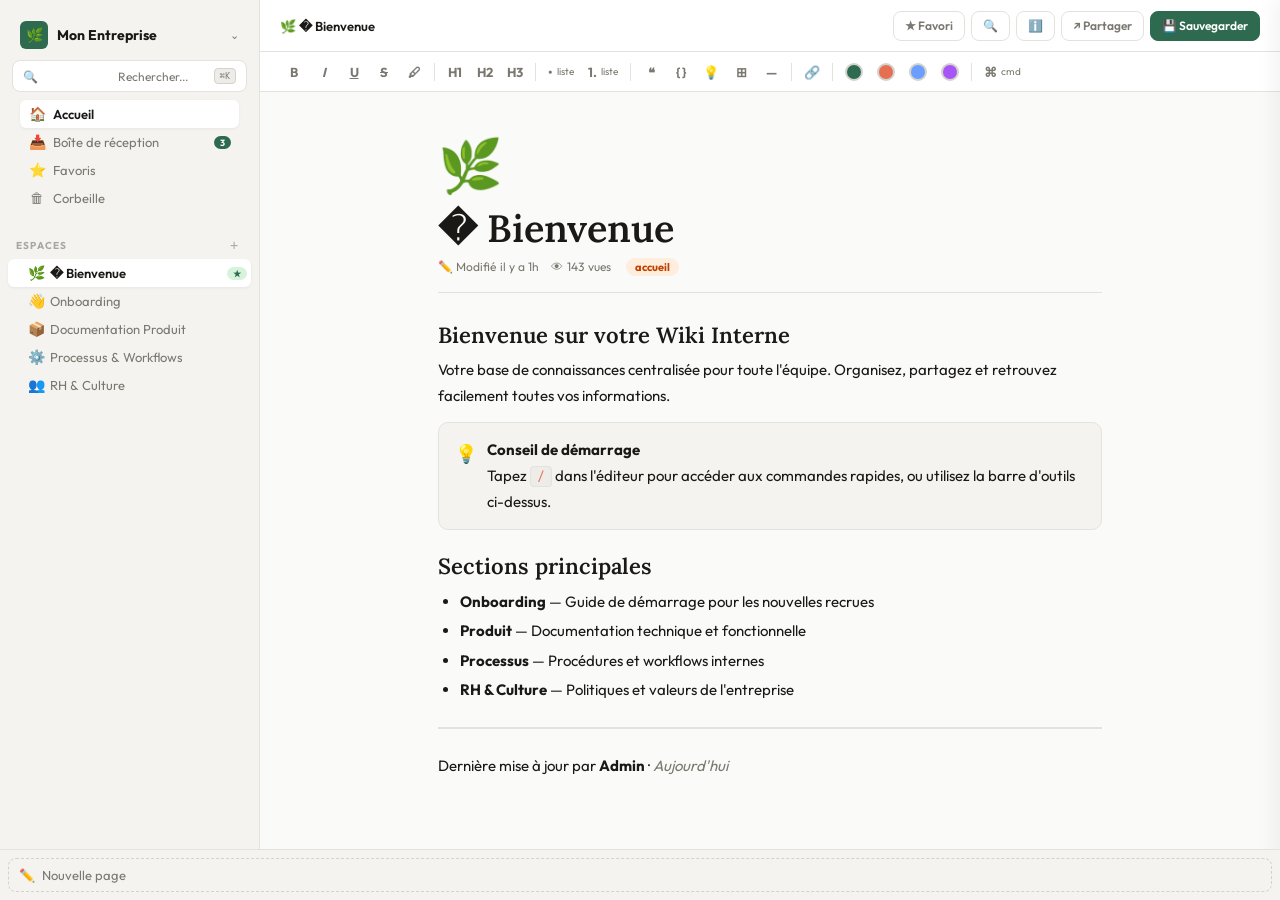
<file: index.html>
﻿<!DOCTYPE html>
<html lang="fr">
<head>
<meta charset="UTF-8">
<meta name="viewport" content="width=device-width,initial-scale=1,maximum-scale=1">
<title>Notion — Wiki Interne</title>
<link rel="icon" href="favicon.svg" type="image/svg+xml">
<link href="https://fonts.googleapis.com/css2?family=Lora:ital,wght@0,400;0,500;0,600;1,400;1,500&family=DM+Mono:wght@400;500&family=Outfit:wght@300;400;500;600;700&display=swap" rel="stylesheet">
<link rel="stylesheet" href="style.css">
</head>
<body>

<div id="app">

<!-- ══════ SIDEBAR ══════ -->
<div id="sidebar">
  <div class="sidebar-top">
    <div class="ws-header" onclick="toast('Paramètres de l\'espace de travail')">
      <div class="ws-logo">🌿</div>
      <span class="ws-name">Mon Entreprise</span>
      <span class="ws-chevron">⌄</span>
    </div>
    <div class="sidebar-search" onclick="openSearch()">
      <span>🔍</span>
      <span>Rechercher...</span>
      <kbd>⌘K</kbd>
    </div>
    <div class="sidebar-nav">
      <div class="nav-item active" onclick="setNav(this,'home')"><span class="nav-ico">🏠</span>Accueil</div>
      <div class="nav-item" onclick="setNav(this,'inbox')"><span class="nav-ico">📥</span>Boîte de réception <span style="margin-left:auto;background:var(--accent);color:#fff;font-size:9px;padding:1px 6px;border-radius:100px;font-weight:700">3</span></div>
      <div class="nav-item" onclick="setNav(this,'favorites')"><span class="nav-ico">⭐</span>Favoris</div>
      <div class="nav-item" onclick="setNav(this,'trash')"><span class="nav-ico">🗑</span>Corbeille</div>
    </div>
  </div>

  <div class="sidebar-section" id="treeContainer">
    <div class="sec-label">
      Espaces
      <button class="sec-label-btn" onclick="newPage(null)" title="Nouvelle page">+</button>
    </div>
    <div id="treeRoot"></div>
  </div>

  <div class="sidebar-bottom">
    <button class="new-page-btn" onclick="newPage(null)">
      <span>✏️</span> Nouvelle page
    </button>
  </div>
</div>

<!-- ══════ MAIN ══════ -->
<div id="main">

  <!-- Header -->
  <div id="header">
    <button id="mobileHeaderToggle" onclick="toggleMobileSidebar()" title="Menu">☰</button>
    <div class="breadcrumb" id="breadcrumb">
      <span class="bc-item" onclick="loadPage('home')">🏠 Accueil</span>
    </div>
    <div class="header-actions">
      <button class="hbtn" onclick="toggleFav()" id="favBtn" title="Ajouter aux favoris">☆ Favori</button>
      <button class="hbtn hbtn-icon" onclick="openSearch()" title="Rechercher">🔍</button>
      <button class="hbtn hbtn-icon" onclick="openRightPanel()" title="Info page">ℹ️</button>
      <button class="hbtn" onclick="shareDoc()">↗ Partager</button>
      <button class="hbtn primary" onclick="saveDoc()">💾 Sauvegarder</button>
    </div>
  </div>

  <!-- Toolbar -->
  <div id="toolbar">
    <button class="tbtn" onclick="fmt('bold')" id="tbBold" title="Gras"><b>B</b></button>
    <button class="tbtn" onclick="fmt('italic')" id="tbItalic" title="Italique"><i>I</i></button>
    <button class="tbtn" onclick="fmt('underline')" id="tbUnder" title="Souligné"><u>U</u></button>
    <button class="tbtn" onclick="fmt('strikeThrough')" title="Barré"><s>S</s></button>
    <button class="tbtn" onclick="fmtHighlight()" title="Surligner">🖊</button>
    <div class="tb-sep"></div>
    <button class="tbtn" onclick="fmtBlock('h1')" title="Titre 1"><b>H1</b></button>
    <button class="tbtn" onclick="fmtBlock('h2')" title="Titre 2"><b>H2</b></button>
    <button class="tbtn" onclick="fmtBlock('h3')" title="Titre 3"><b>H3</b></button>
    <div class="tb-sep"></div>
    <button class="tbtn" onclick="fmt('insertUnorderedList')" title="Liste">• <small>liste</small></button>
    <button class="tbtn" onclick="fmt('insertOrderedList')" title="Liste numérotée">1. <small>liste</small></button>
    <div class="tb-sep"></div>
    <button class="tbtn" onclick="insertQuote()" title="Citation">❝</button>
    <button class="tbtn" onclick="insertCode()" title="Code">{ }</button>
    <button class="tbtn" onclick="insertCallout()" title="Encadré">💡</button>
    <button class="tbtn" onclick="insertTable()" title="Tableau">⊞</button>
    <button class="tbtn" onclick="insertHR()" title="Séparateur">—</button>
    <div class="tb-sep"></div>
    <button class="tbtn" onclick="insertLink()" title="Lien">🔗</button>
    <div class="tb-sep"></div>
    <button class="tbtn" onclick="fmtColor('#2d6a4f')" title="Vert"><span class="tbtn-color" style="background:#2d6a4f"></span></button>
    <button class="tbtn" onclick="fmtColor('#e76f51')" title="Orange"><span class="tbtn-color" style="background:#e76f51"></span></button>
    <button class="tbtn" onclick="fmtColor('#6b9fff')" title="Bleu"><span class="tbtn-color" style="background:#6b9fff"></span></button>
    <button class="tbtn" onclick="fmtColor('#a855f7')" title="Violet"><span class="tbtn-color" style="background:#a855f7"></span></button>
    <div class="tb-sep"></div>
    <button class="tbtn" onclick="openCmdPalette()" title="Commandes ⌘P">⌘ <small>cmd</small></button>
  </div>

  <!-- Content -->
  <div id="contentWrap">
    <div id="content">
      <div class="page-emoji" id="pageEmoji" onclick="openEmojiPicker(event)" title="Changer l'emoji">📄</div>
      <div class="page-title" id="pageTitle" contenteditable="true" data-placeholder="Titre sans titre..."></div>
      <div class="page-meta" id="pageMeta">
        <span>✏️ Modifié <span id="metaDate">il y a 2 min</span></span>
        <span>👁 <span id="metaViews">0</span> vues</span>
        <span id="metaTags"></span>
      </div>
      <div class="page-divider"></div>
      <div id="editor" contenteditable="true" spellcheck="false"></div>
    </div>
  </div>
</div>

<!-- RIGHT PANEL -->
<div id="rightPanel">
  <div class="rp-header">
    <span class="rp-title">ℹ️ Informations</span>
    <button class="rp-close" onclick="closeRightPanel()">✕</button>
  </div>
  <div class="rp-body">
    <div class="rp-section">
      <div class="rp-label">Métadonnées</div>
      <div class="rp-row"><span class="rp-key">Créé le</span><span class="rp-val" id="rpCreated">—</span></div>
      <div class="rp-row"><span class="rp-key">Modifié</span><span class="rp-val" id="rpModified">—</span></div>
      <div class="rp-row"><span class="rp-key">Mots</span><span class="rp-val" id="rpWords">0</span></div>
      <div class="rp-row"><span class="rp-key">Lecture</span><span class="rp-val" id="rpRead">< 1 min</span></div>
    </div>
    <div class="rp-section">
      <div class="rp-label">Tags</div>
      <div class="tag-input-row" id="rpTagsDisplay"></div>
      <div class="tag-add">
        <input id="rpTagInput" placeholder="Ajouter un tag..." onkeydown="if(event.key==='Enter')addTagFromPanel()">
        <button onclick="addTagFromPanel()">+</button>
      </div>
    </div>
    <div class="rp-section">
      <div class="rp-label">Statut</div>
      <select id="rpStatus" style="width:100%;background:var(--surface2);border:1px solid var(--border);border-radius:6px;padding:6px 8px;font-size:13px;font-family:'Outfit',sans-serif;outline:none;color:var(--text)" onchange="saveDoc()">
        <option value="draft">📝 Brouillon</option>
        <option value="review">👀 En révision</option>
        <option value="published">✅ Publié</option>
        <option value="archived">📦 Archivé</option>
      </select>
    </div>
    <div class="rp-section">
      <div class="rp-label">Partager</div>
      <button class="hbtn" style="width:100%;justify-content:center" onclick="shareDoc()">↗ Copier le lien</button>
    </div>
  </div>
</div>

<!-- COMMAND PALETTE -->
<div id="cmdPalette" onclick="if(event.target===this)closeCmdPalette()">
  <div id="cmdBox">
    <input id="cmdInput" placeholder="Rechercher une commande ou une page..." oninput="filterCmd(this.value)" onkeydown="cmdKey(event)">
    <div id="cmdResults"></div>
    <div class="cmd-footer">
      <span><kbd>↑↓</kbd> naviguer</span>
      <span><kbd>↵</kbd> sélectionner</span>
      <span><kbd>Esc</kbd> fermer</span>
    </div>
  </div>
</div>

<!-- SEARCH OVERLAY -->
<div id="searchOverlay" onclick="if(event.target===this)closeSearch()">
  <div id="searchBox">
    <input id="searchInput" placeholder="Rechercher dans toutes les pages..." oninput="doSearch(this.value)" onkeydown="if(event.key==='Escape')closeSearch()">
    <div id="searchResults"><div class="sr-empty">Commencez à taper pour rechercher...</div></div>
  </div>
</div>

<!-- EMOJI PICKER -->
<div id="emojiPicker"></div>

<!-- CONTEXT MENU -->
<div id="ctxMenu">
  <div class="ctx-item" onclick="ctxAction('rename')">✏️ Renommer</div>
  <div class="ctx-item" onclick="ctxAction('duplicate')">⧉ Dupliquer</div>
  <div class="ctx-item" onclick="ctxAction('favorite')">⭐ Ajouter aux favoris</div>
  <div class="ctx-item" onclick="ctxAction('newchild')">➕ Sous-page</div>
  <div class="ctx-sep"></div>
  <div class="ctx-item" onclick="ctxAction('copylink')">🔗 Copier le lien</div>
  <div class="ctx-sep"></div>
  <div class="ctx-item danger" onclick="ctxAction('delete')">🗑 Supprimer</div>
</div>

<!-- MOBILE TOGGLE -->
<button id="mobileToggle" onclick="toggleMobileSidebar()">☰</button>
<div id="mobileOverlay" onclick="closeMobileSidebar()"></div>

<!-- TOAST -->
<div id="toast"></div>

<script src="script.js"></script>
</body>
</html>
</file>
<file: style.css>
*,*::before,*::after{box-sizing:border-box;margin:0;padding:0}
:root{
  --bg:#fafaf8;--surface:#ffffff;--surface2:#f4f3ef;--surface3:#eeece8;
  --border:#e4e2dc;--border2:#d4d2cc;
  --text:#1a1916;--muted:#7a7870;--muted2:#a8a69e;
  --accent:#2d6a4f;--accent-light:#d8f3dc;--accent2:#e76f51;
  --tag1:#ffeedd;--tag1t:#c04000;
  --tag2:#ddf0ff;--tag2t:#005580;
  --tag3:#f0ddff;--tag3t:#6600aa;
  --tag4:#ddffee;--tag4t:#006633;
  --sidebar:260px;--header:52px;
  --r:8px;
}
html,body{height:100%;overflow:hidden;font-family:'Outfit',sans-serif;background:var(--bg);color:var(--text)}
body{min-height:100vh}
#app{display:flex;height:100%;overflow:hidden;min-height:100vh}
::-webkit-scrollbar{width:5px;height:5px}
::-webkit-scrollbar-thumb{background:var(--border2);border-radius:3px}

/* ━━━ LAYOUT ━━━ */
#app{display:flex;height:100%;overflow:hidden}

/* ━━━ SIDEBAR ━━━ */
#sidebar{
  width:var(--sidebar);background:var(--surface2);
  border-right:1px solid var(--border);
  display:flex;flex-direction:column;flex-shrink:0;
  transition:transform .25s cubic-bezier(.4,0,.2,1),width .2s;
  z-index:100;overflow:hidden;
}
.sidebar-top{padding:14px 12px 10px;flex-shrink:0}
.ws-header{display:flex;align-items:center;gap:9px;padding:7px 8px;border-radius:var(--r);cursor:pointer;transition:background .12s;margin-bottom:4px}
.ws-header:hover{background:var(--surface3)}
.ws-logo{width:28px;height:28px;background:var(--accent);border-radius:6px;display:flex;align-items:center;justify-content:center;font-size:14px;flex-shrink:0}
.ws-name{font-size:14px;font-weight:700;flex:1;white-space:nowrap;overflow:hidden;text-overflow:ellipsis}
.ws-chevron{font-size:11px;color:var(--muted);transition:transform .15s}

.sidebar-search{display:flex;align-items:center;gap:7px;background:var(--surface);border:1px solid var(--border);border-radius:var(--r);padding:7px 10px;cursor:pointer;transition:all .12s;margin-bottom:8px}
.sidebar-search:hover{border-color:var(--border2);box-shadow:0 1px 4px rgba(0,0,0,.06)}
.sidebar-search span{font-size:12px;color:var(--muted);flex:1}
.sidebar-search kbd{font-family:'DM Mono',monospace;font-size:9px;background:var(--surface3);border:1px solid var(--border2);border-radius:4px;padding:1px 5px;color:var(--muted)}

.sidebar-nav{padding:0 8px;margin-bottom:4px}
.nav-item{display:flex;align-items:center;gap:7px;padding:5px 8px;border-radius:6px;cursor:pointer;font-size:13px;color:var(--muted);transition:all .12s;user-select:none}
.nav-item:hover{background:var(--surface3);color:var(--text)}
.nav-item.active{background:var(--surface);color:var(--text);font-weight:600;box-shadow:0 1px 3px rgba(0,0,0,.06)}
.nav-ico{font-size:14px;flex-shrink:0;width:18px;text-align:center}

.sidebar-section{padding:0 8px;flex:1;overflow-y:auto;padding-bottom:60px}
.sec-label{font-size:10px;font-weight:700;letter-spacing:1.2px;text-transform:uppercase;color:var(--muted2);padding:10px 8px 5px;display:flex;align-items:center;justify-content:space-between}
.sec-label-btn{width:18px;height:18px;background:transparent;border:none;cursor:pointer;color:var(--muted2);font-size:14px;display:flex;align-items:center;justify-content:center;border-radius:3px;transition:all .1s}
.sec-label-btn:hover{background:var(--surface3);color:var(--text)}

/* Tree items */
.tree-item{display:flex;align-items:center;gap:0;border-radius:6px;cursor:pointer;transition:all .1s;position:relative;user-select:none}
.tree-item:hover{background:var(--surface3)}
.tree-item.active{background:var(--surface);box-shadow:0 1px 3px rgba(0,0,0,.06)}
.tree-item.active .ti-title{font-weight:600;color:var(--text)}
.ti-toggle{width:20px;height:28px;display:flex;align-items:center;justify-content:center;flex-shrink:0;font-size:9px;color:var(--muted2);transition:transform .15s}
.ti-toggle.open{transform:rotate(90deg)}
.ti-ico{font-size:14px;flex-shrink:0;margin-right:5px}
.ti-title{flex:1;font-size:13px;color:var(--muted);white-space:nowrap;overflow:hidden;text-overflow:ellipsis;padding:5px 0}
.tree-item.active .ti-title{color:var(--text)}
.ti-actions{display:none;gap:2px;margin-right:4px}
.tree-item:hover .ti-actions{display:flex}
.ti-btn{width:20px;height:20px;background:transparent;border:none;cursor:pointer;border-radius:4px;font-size:11px;color:var(--muted);display:flex;align-items:center;justify-content:center;transition:all .1s}
.ti-btn:hover{background:var(--border);color:var(--text)}
.ti-children{padding-left:18px;display:none}
.ti-children.open{display:block}
.ti-badge{font-size:9px;background:var(--accent-light);color:var(--accent);border-radius:100px;padding:1px 6px;font-weight:700;flex-shrink:0;margin-right:4px}

/* Sidebar bottom */
.sidebar-bottom{position:absolute;bottom:0;left:0;right:0;background:var(--surface2);border-top:1px solid var(--border);padding:8px}
.new-page-btn{display:flex;align-items:center;gap:7px;padding:8px 10px;border-radius:var(--r);cursor:pointer;font-size:13px;color:var(--muted);transition:all .12s;border:1px dashed var(--border2);background:transparent;width:100%;font-family:'Outfit',sans-serif}
.new-page-btn:hover{background:var(--surface);color:var(--text);border-color:var(--accent);border-style:solid}

/* ━━━ MAIN ━━━ */
#main{flex:1;display:flex;flex-direction:column;overflow:hidden;min-width:0}

/* Header */
#header{
  height:var(--header);background:var(--surface);border-bottom:1px solid var(--border);
  display:flex;align-items:center;padding:0 20px;gap:10px;flex-shrink:0;
}
.breadcrumb{display:flex;align-items:center;gap:5px;font-size:13px;color:var(--muted);flex:1;min-width:0;overflow:hidden}
.bc-sep{color:var(--border2);flex-shrink:0}
.bc-item{cursor:pointer;transition:color .1s;white-space:nowrap;overflow:hidden;text-overflow:ellipsis}
.bc-item:hover{color:var(--text)}
.bc-item.current{color:var(--text);font-weight:600}
.header-actions{display:flex;align-items:center;gap:6px;flex-shrink:0;flex-wrap:wrap;justify-content:flex-end}
.hbtn{height:30px;padding:0 11px;background:transparent;border:1px solid var(--border);border-radius:var(--r);color:var(--muted);cursor:pointer;font-size:12px;font-weight:600;font-family:'Outfit',sans-serif;display:flex;align-items:center;gap:5px;transition:all .12s;white-space:nowrap}
.hbtn:hover{background:var(--surface2);color:var(--text);border-color:var(--border2)}
.hbtn.primary{background:var(--accent);color:#fff;border-color:var(--accent)}
.hbtn.primary:hover{background:#245c43;transform:translateY(-1px)}
.hbtn.danger:hover{background:#fff0f0;border-color:#ffaaaa;color:#cc3333}

/* ━━━ TOOLBAR ━━━ */
#toolbar{
  background:var(--surface);border-bottom:1px solid var(--border);
  padding:0 20px;height:40px;display:flex;align-items:center;gap:2px;
  flex-shrink:0;overflow-x:auto;scrollbar-width:none;-webkit-overflow-scrolling:touch;
}
#toolbar::-webkit-scrollbar{display:none}
.tb-sep{width:1px;height:18px;background:var(--border);margin:0 4px;flex-shrink:0}
.tbtn{height:28px;min-width:28px;padding:0 6px;background:transparent;border:none;border-radius:5px;color:var(--muted);cursor:pointer;font-size:13px;font-weight:700;font-family:'Outfit',sans-serif;display:flex;align-items:center;justify-content:center;gap:4px;transition:all .1s;flex-shrink:0}
.tbtn:hover{background:var(--surface2);color:var(--text)}
.tbtn.on{background:var(--surface3);color:var(--text)}
.tbtn small{font-size:10px;font-weight:400}
.tbtn-color{width:18px;height:18px;border-radius:50%;border:2px solid var(--border2);cursor:pointer;transition:all .1s;flex-shrink:0}
.tbtn-color:hover{transform:scale(1.2);border-color:var(--text)}

#mobileHeaderToggle{display:none;flex-shrink:0;background:none;border:none;cursor:pointer;font-size:20px;padding:0 4px;color:var(--muted);border-radius:6px;width:36px;height:36px;align-items:center;justify-content:center;transition:all .12s}
#mobileHeaderToggle:hover{background:var(--surface2);color:var(--text)}

/* ━━━ CONTENT AREA ━━━ */
#contentWrap{flex:1;overflow:auto;display:flex;flex-direction:column}
#content{
  max-width:760px;width:100%;margin:0 auto;
  padding:40px 48px 80px;
  flex:1;
}

/* Page header */
.page-emoji{font-size:52px;margin-bottom:8px;cursor:pointer;display:inline-block;transition:transform .15s}
.page-emoji:hover{transform:scale(1.1)}
.page-title{
  font-family:'Lora',serif;font-size:38px;font-weight:600;line-height:1.2;
  color:var(--text);margin-bottom:6px;outline:none;
  border:none;background:transparent;width:100%;
  font-style:normal;
}
.page-title:empty::before{content:attr(data-placeholder);color:var(--muted2);font-style:italic}
.page-meta{display:flex;align-items:center;gap:12px;font-size:12px;color:var(--muted);margin-bottom:6px;flex-wrap:wrap}
.page-meta span{display:flex;align-items:center;gap:4px}
.page-divider{height:1px;background:var(--border);margin:16px 0 28px}

/* Editor */
#editor{
  outline:none;font-size:15px;line-height:1.75;color:var(--text);
  font-family:'Outfit',sans-serif;min-height:300px;
}
#editor:empty::before{content:'Commencez à écrire, ou tapez "/" pour les commandes...';color:var(--muted2);font-style:italic;pointer-events:none}
#editor h1{font-family:'Lora',serif;font-size:28px;font-weight:600;margin:28px 0 10px;line-height:1.25}
#editor h2{font-family:'Lora',serif;font-size:22px;font-weight:600;margin:22px 0 8px;line-height:1.3}
#editor h3{font-family:'Outfit',sans-serif;font-size:17px;font-weight:700;margin:18px 0 6px;color:var(--text)}
#editor p{margin-bottom:8px}
#editor strong{font-weight:700}
#editor em{font-style:italic;color:var(--muted)}
#editor u{text-decoration:underline;text-decoration-color:var(--accent);text-underline-offset:3px}
#editor s{text-decoration:line-through;color:var(--muted)}
#editor code{font-family:'DM Mono',monospace;font-size:13px;background:var(--surface3);border:1px solid var(--border);border-radius:4px;padding:1px 6px;color:var(--accent2)}
#editor pre{background:var(--text);color:#e8ff47;border-radius:10px;padding:18px 20px;font-family:'DM Mono',monospace;font-size:13px;overflow-x:auto;margin:12px 0;line-height:1.6}
#editor blockquote{border-left:3px solid var(--accent);padding:2px 16px;color:var(--muted);margin:10px 0;font-style:italic;font-family:'Lora',serif}
#editor ul{padding-left:22px;margin-bottom:8px}
#editor ol{padding-left:22px;margin-bottom:8px}
#editor li{margin-bottom:3px}
#editor hr{border:none;border-top:2px solid var(--border);margin:24px 0}
#editor a{color:var(--accent);text-decoration:underline;text-underline-offset:2px}
#editor mark{background:rgba(231,111,81,.15);border-radius:3px;padding:0 3px}
#editor .callout{background:var(--surface2);border:1px solid var(--border);border-radius:10px;padding:14px 16px;margin:12px 0;display:flex;gap:10px;align-items:flex-start}
#editor .callout-ico{font-size:18px;flex-shrink:0;margin-top:1px}
#editor table{width:100%;border-collapse:collapse;margin:12px 0;font-size:14px}
#editor th{background:var(--surface2);padding:8px 12px;text-align:left;font-weight:700;font-size:12px;border:1px solid var(--border);letter-spacing:.3px}
#editor td{padding:8px 12px;border:1px solid var(--border);vertical-align:top}
#editor tr:nth-child(even) td{background:var(--surface2)}
.tag{display:inline-block;padding:2px 9px;border-radius:100px;font-size:11px;font-weight:700;margin:0 3px}
.tag.t1{background:var(--tag1);color:var(--tag1t)}
.tag.t2{background:var(--tag2);color:var(--tag2t)}
.tag.t3{background:var(--tag3);color:var(--tag3t)}
.tag.t4{background:var(--tag4);color:var(--tag4t)}

/* ━━━ COMMAND PALETTE ━━━ */
#cmdPalette{
  position:fixed;top:0;left:0;right:0;bottom:0;z-index:500;
  background:rgba(26,25,22,.5);backdrop-filter:blur(4px);
  display:none;align-items:flex-start;justify-content:center;padding-top:14vh;
}
#cmdPalette.show{display:flex}
#cmdBox{
  background:var(--surface);border:1px solid var(--border2);border-radius:14px;
  width:min(580px,92vw);box-shadow:0 24px 60px rgba(0,0,0,.18);
  overflow:hidden;animation:cmdIn .18s ease;
}
@keyframes cmdIn{from{transform:scale(.95) translateY(-10px);opacity:0}to{transform:scale(1) translateY(0);opacity:1}}
#cmdInput{
  width:100%;padding:14px 18px;font-size:15px;font-family:'Outfit',sans-serif;
  border:none;outline:none;background:transparent;color:var(--text);
  border-bottom:1px solid var(--border);
}
#cmdInput::placeholder{color:var(--muted2)}
#cmdResults{max-height:340px;overflow-y:auto}
.cmd-section{font-size:10px;font-weight:700;letter-spacing:1.2px;text-transform:uppercase;color:var(--muted2);padding:10px 18px 5px}
.cmd-item{
  display:flex;align-items:center;gap:11px;padding:9px 18px;cursor:pointer;
  transition:background .1s;font-size:14px;
}
.cmd-item:hover,.cmd-item.focused{background:var(--surface2)}
.cmd-ico{width:32px;height:32px;background:var(--surface2);border-radius:7px;display:flex;align-items:center;justify-content:center;font-size:16px;flex-shrink:0;border:1px solid var(--border)}
.cmd-item:hover .cmd-ico,.cmd-item.focused .cmd-ico{background:var(--surface3)}
.cmd-title{font-weight:500;flex:1}
.cmd-sub{font-size:12px;color:var(--muted);margin-left:auto}
.cmd-footer{padding:8px 18px;border-top:1px solid var(--border);display:flex;gap:12px;font-size:11px;color:var(--muted2)}
.cmd-footer kbd{font-family:'DM Mono',monospace;background:var(--surface2);border:1px solid var(--border2);border-radius:4px;padding:1px 5px}

/* ━━━ SLASH MENU ━━━ */
#slashMenu{
  position:fixed;background:var(--surface);border:1px solid var(--border2);
  border-radius:10px;box-shadow:0 8px 32px rgba(0,0,0,.12);
  width:240px;z-index:400;display:none;overflow:hidden;
  animation:cmdIn .15s ease;
}
#slashMenu.show{display:block}
.slash-item{display:flex;align-items:center;gap:10px;padding:8px 12px;cursor:pointer;transition:background .1s;font-size:13px}
.slash-item:hover,.slash-item.focused{background:var(--surface2)}
.slash-ico{width:28px;height:28px;background:var(--surface2);border-radius:6px;display:flex;align-items:center;justify-content:center;font-size:14px;flex-shrink:0;border:1px solid var(--border)}
.slash-title{font-weight:600;font-size:12px}
.slash-sub{font-size:10px;color:var(--muted)}

/* ━━━ RIGHT PANEL (page info) ━━━ */
#rightPanel{
  width:280px;background:var(--surface);border-left:1px solid var(--border);
  display:flex;flex-direction:column;flex-shrink:0;
  transform:translateX(100%);transition:transform .22s cubic-bezier(.4,0,.2,1);
  position:fixed;right:0;top:0;bottom:0;z-index:90;
  box-shadow:-4px 0 20px rgba(0,0,0,.06);
}
#rightPanel.open{transform:translateX(0)}
.rp-header{padding:14px 16px;border-bottom:1px solid var(--border);display:flex;align-items:center;justify-content:space-between;flex-shrink:0}
.rp-title{font-size:13px;font-weight:700}
.rp-close{background:none;border:none;cursor:pointer;color:var(--muted);font-size:16px;padding:2px 6px;border-radius:5px}
.rp-close:hover{background:var(--surface2);color:var(--text)}
.rp-body{padding:14px 16px;overflow-y:auto;flex:1}
.rp-section{margin-bottom:18px}
.rp-label{font-size:10px;font-weight:800;letter-spacing:1.2px;text-transform:uppercase;color:var(--muted2);margin-bottom:8px}
.rp-row{display:flex;align-items:center;justify-content:space-between;padding:5px 0;font-size:13px;border-bottom:1px solid var(--border)}
.rp-row:last-child{border-bottom:none}
.rp-key{color:var(--muted)}
.rp-val{font-weight:600;font-family:'DM Mono',monospace;font-size:12px}
.tag-input-row{display:flex;gap:5px;flex-wrap:wrap;margin-top:4px}
.tag-add{display:flex;gap:5px;margin-top:6px}
.tag-add input{flex:1;background:var(--surface2);border:1px solid var(--border);border-radius:6px;padding:5px 8px;font-size:12px;font-family:'Outfit',sans-serif;outline:none;color:var(--text)}
.tag-add input:focus{border-color:var(--accent)}
.tag-add button{padding:5px 10px;background:var(--accent);color:#fff;border:none;border-radius:6px;cursor:pointer;font-size:12px;font-weight:700;font-family:'Outfit',sans-serif}

/* ━━━ SEARCH OVERLAY ━━━ */
#searchOverlay{
  position:fixed;inset:0;z-index:500;
  background:rgba(26,25,22,.5);backdrop-filter:blur(4px);
  display:none;align-items:flex-start;justify-content:center;padding-top:12vh;
}
#searchOverlay.show{display:flex}
#searchBox{background:var(--surface);border:1px solid var(--border2);border-radius:14px;width:min(620px,94vw);box-shadow:0 24px 60px rgba(0,0,0,.18);overflow:hidden;animation:cmdIn .18s ease}
#searchInput{width:100%;padding:16px 20px;font-size:16px;font-family:'Outfit',sans-serif;border:none;outline:none;background:transparent;color:var(--text);border-bottom:1px solid var(--border)}
#searchInput::placeholder{color:var(--muted2)}
#searchResults{max-height:380px;overflow-y:auto;padding:8px 0}
.sr-item{padding:10px 20px;cursor:pointer;transition:background .1s;border-radius:0}
.sr-item:hover{background:var(--surface2)}
.sr-title{font-size:14px;font-weight:600;margin-bottom:3px;display:flex;align-items:center;gap:7px}
.sr-excerpt{font-size:12px;color:var(--muted);line-height:1.5}
.sr-path{font-size:11px;color:var(--muted2);margin-top:3px;font-family:'DM Mono',monospace}
.sr-highlight{background:rgba(45,106,79,.15);border-radius:2px;padding:0 2px;color:var(--accent);font-weight:700}
.sr-empty{text-align:center;padding:32px;color:var(--muted);font-size:14px}

/* ━━━ TOAST ━━━ */
#toast{position:fixed;bottom:20px;left:50%;transform:translateX(-50%) translateY(70px);background:var(--text);color:var(--bg);font-family:'Outfit',sans-serif;font-weight:600;font-size:13px;padding:10px 20px;border-radius:100px;z-index:9999;transition:transform .28s cubic-bezier(.34,1.56,.64,1);pointer-events:none;white-space:nowrap;box-shadow:0 4px 16px rgba(0,0,0,.2)}
#toast.show{transform:translateX(-50%) translateY(0)}

/* ━━━ EMOJI PICKER ━━━ */
#emojiPicker{position:fixed;background:var(--surface);border:1px solid var(--border2);border-radius:12px;padding:10px;z-index:600;box-shadow:0 8px 32px rgba(0,0,0,.15);display:none;grid-template-columns:repeat(8,1fr);gap:4px;width:260px}
#emojiPicker.show{display:grid}
.ep-emoji{font-size:22px;cursor:pointer;padding:4px;border-radius:6px;text-align:center;transition:background .1s}
.ep-emoji:hover{background:var(--surface2)}

/* ━━━ CONTEXT MENU ━━━ */
#ctxMenu{position:fixed;background:var(--surface);border:1px solid var(--border2);border-radius:10px;padding:5px;z-index:700;box-shadow:0 8px 24px rgba(0,0,0,.15);display:none;min-width:170px;animation:cmdIn .12s ease}
#ctxMenu.show{display:block}
.ctx-item{display:flex;align-items:center;gap:8px;padding:7px 10px;border-radius:6px;cursor:pointer;font-size:13px;transition:background .1s}
.ctx-item:hover{background:var(--surface2)}
.ctx-item.danger:hover{background:#fff0f0;color:#cc3333}
.ctx-sep{height:1px;background:var(--border);margin:4px 0}

/* ━━━ MOBILE ━━━ */
#mobileOverlay{display:none;position:fixed;inset:0;z-index:99;background:rgba(26,25,22,.5);backdrop-filter:blur(2px)}
#mobileToggle{display:none;position:fixed;bottom:20px;left:20px;z-index:200;width:46px;height:46px;background:var(--accent);border-radius:50%;border:none;cursor:pointer;font-size:20px;box-shadow:0 4px 16px rgba(45,106,79,.4);align-items:center;justify-content:center;color:#fff;transition:all .15s}
#mobileToggle:active{transform:scale(.92)}
#sidebar.mob-open + #main{filter:blur(0);}

@media(max-width:860px){
  #sidebar{position:fixed;top:0;left:0;height:100%;transform:translateX(-110%);z-index:200;box-shadow:8px 0 32px rgba(0,0,0,.15);width:min(320px,90vw)}
  #sidebar.mob-open{transform:translateX(0)}
  #mobileHeaderToggle{display:flex}
  #mobileToggle{display:none}
  #mobileOverlay{display:none}
  #mobileOverlay.show{display:block}
  #content{padding:24px 20px 80px}
  .page-title{font-size:28px}
  .page-emoji{font-size:40px}
  #header{padding:0 10px;gap:6px;height:var(--header)}
  #toolbar{padding:0 10px}
  #rightPanel{width:100%;border-radius:20px 20px 0 0;top:auto;height:80vh;left:0;border-left:none;border-top:1px solid var(--border);transform:translateY(100%);box-shadow:0 -4px 20px rgba(0,0,0,.08)}
  #rightPanel.open{transform:translateY(0)}
  .stat-grid{grid-template-columns:1fr 1fr}
  .header-actions{flex-shrink:0;justify-content:flex-end}
}
@media(max-width:600px){
  #sidebar{width:100%}
  .breadcrumb{flex:1;overflow:hidden;min-width:0}
  .header-actions{gap:4px;justify-content:flex-end}
  .hbtn{padding:0 8px;font-size:11px;min-height:36px}
  #toolbar{gap:1px;padding:0 6px}
  .tbtn{min-width:32px;min-height:36px;padding:0 4px;font-size:12px}
  .tb-sep{margin:0 2px}
  #content{padding:18px 14px 90px}
  .page-title{font-size:24px}
  .cmd-box{width:94vw}
  #cmdBox{width:94vw}
}
@media(max-width:480px){
  #content{padding:16px 12px 80px}
  .page-title{font-size:22px}
  .header-actions .hbtn:not(.primary):not(.hbtn-icon){display:none}
  #toolbar{gap:0}
  .tbtn{min-width:30px;min-height:36px;padding:0 3px}
}
</file>
